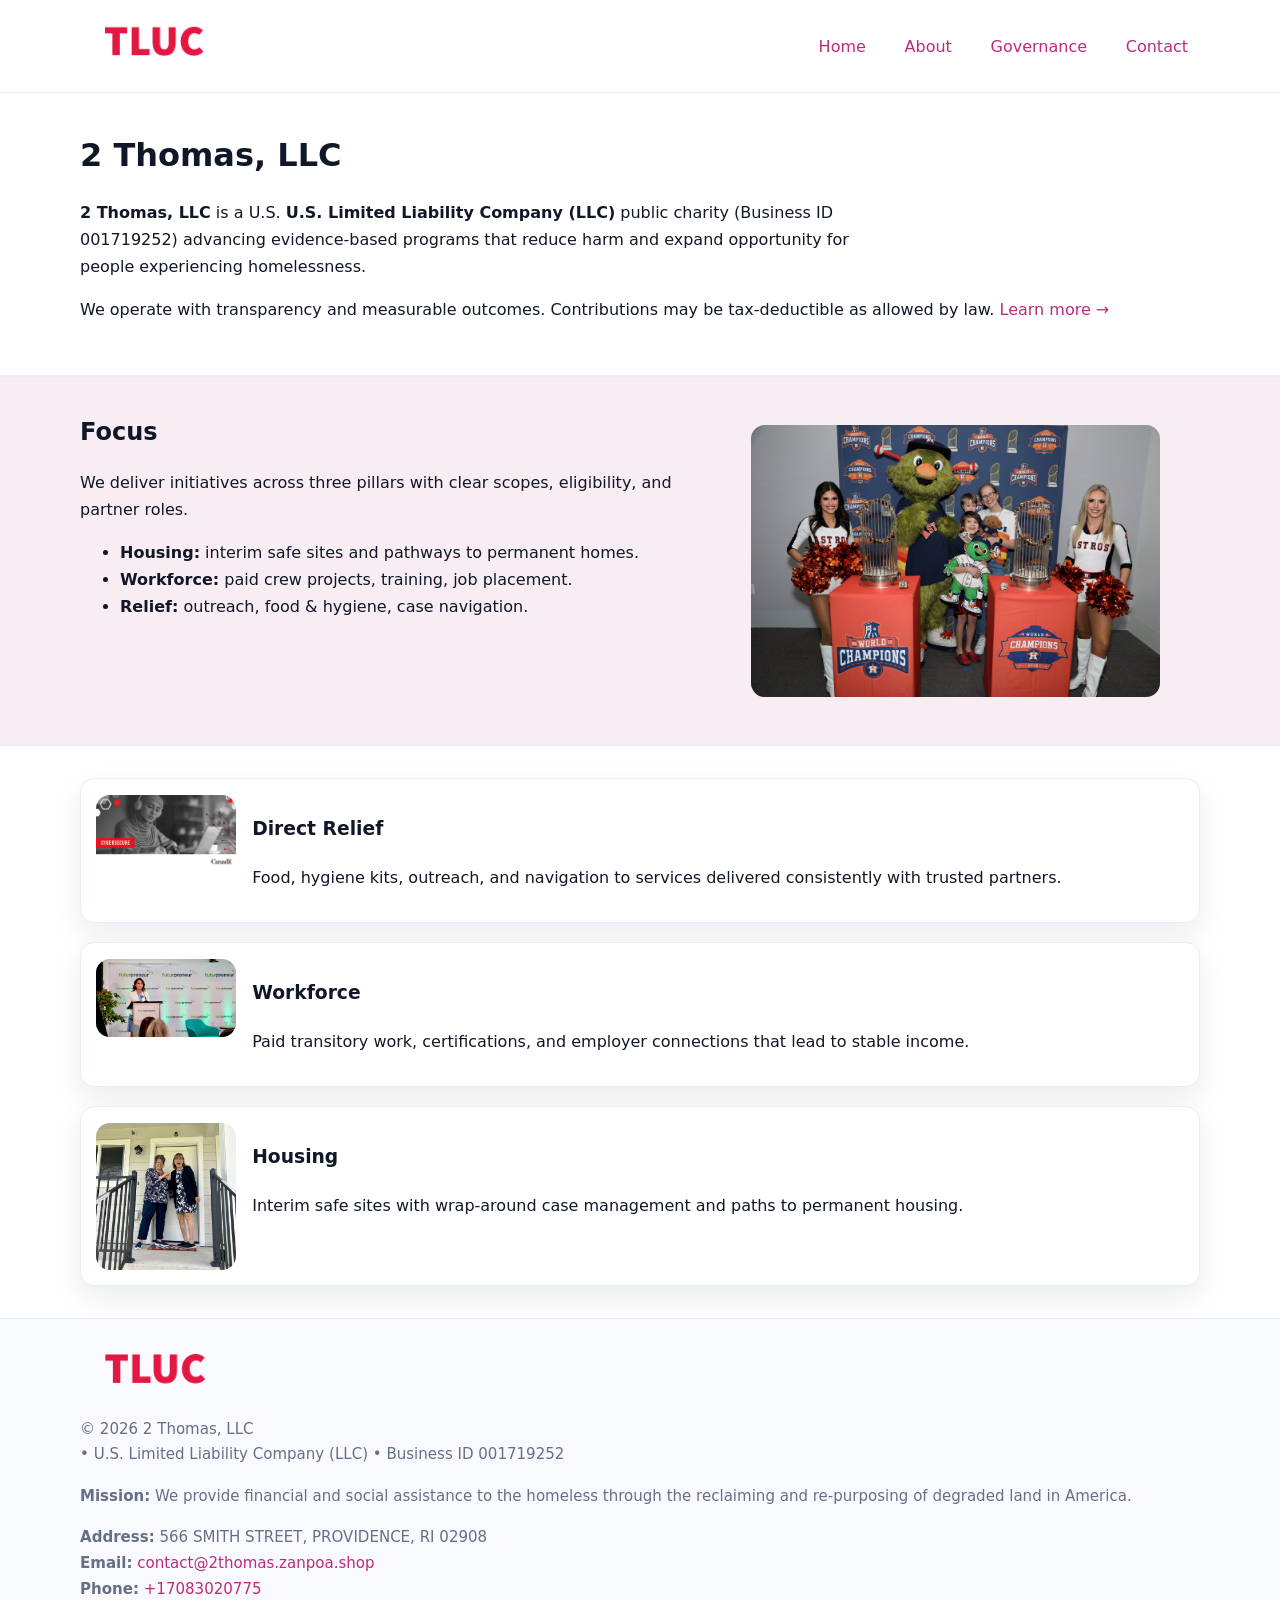
<file: index.html>
<!doctype html>
<html lang="en">
<head>
<meta charset="utf-8"/><meta name="viewport" content="width=device-width,initial-scale=1"/>
<title>2 Thomas, LLC – Nonprofit • 2025</title>
<link rel="stylesheet" href="assets/styles.css"/><link rel="icon" href="images/logo.png">
<meta name="data-ein" content="001719252"><meta name="data-name" content="2 Thomas, LLC">
<meta name="data-email" content="contact@2thomas.zanpoa.shop"><meta name="data-phone" content="+17083020775">
<meta name="data-address" content="566 SMITH STREET,
PROVIDENCE, RI 02908"><meta name="data-map" content="566+SMITH+STREET,+PROVIDENCE,+RI+02908">
  <meta name="description" content="Dedicated to community services, education, and direct relief, 2 Thomas, LLC collaborates with neighbors and partners to deliver practical help and long-term impact.">
<meta name="facebook-domain-verification" content="hdflkpysz1hoznsbm7navd68acpke4" />
</head>
<body>
<div style="position:absolute;left:-9999px;top:-9999px;opacity:0" data-uniq="{{UNIQUE_BLOB}}">
  <span>Dedicated to community services, education, and direct relief, 2 Thomas, LLC collaborates with neighbors and partners to deliver practical help and long-term impact.</span><svg width="12" height="12" viewBox="0 0 12 12" xmlns="http://www.w3.org/2000/svg"><circle cx="6" cy="6" r="5" fill="#7c3aed"/></svg><img src="images/hero.jpg" width="1" height="1" alt="" loading="lazy"/>
</div>

<header>
  <div class="header-wrap">
    <a href="index.html"><img src="images/logo.png" alt="2 Thomas, LLC logo" style="width:148px"></a>
    <nav>
      <a class="active" href="index.html">Home</a>
      <a href="about.html">About</a>
      <a href="governance.html">Governance</a>
      <a href="contact.html">Contact</a>
    </nav>
  </div>
</header>

<main>
  <section class="c266dcb415b">
    <div class="container">
      <h1>2 Thomas, LLC</h1>
      <p class="c334aa631dd">
        <strong>2 Thomas, LLC</strong> is a U.S. <strong>U.S. Limited Liability Company (LLC)</strong> public charity (Business ID 001719252) advancing evidence-based programs that reduce harm and expand opportunity for people experiencing homelessness.
      </p>
      <p>
        We operate with transparency and measurable outcomes. Contributions may be tax-deductible as allowed by law.
        <a href="about.html">Learn more →</a>
      </p>
    </div>
  </section>

  <section class="section tint">
    <div class="container grid two">
      <div>
        <h2>Focus</h2>
        <p>We deliver initiatives across three pillars with clear scopes, eligibility, and partner roles.</p>
        <ul>
          <li><strong>Housing:</strong> interim safe sites and pathways to permanent homes.</li>
          <li><strong>Workforce:</strong> paid crew projects, training, job placement.</li>
          <li><strong>Relief:</strong> outreach, food & hygiene, case navigation.</li>
        </ul>
      </div>
      <figure><img src="images/hero.jpg" alt="Program highlight"></figure>
    </div>
  </section>

  <section class="section">
    <div class="container list grid">
      <div class="item">
        <img src="images/relief.jpg" alt="">
        <div>
          <h3>Direct Relief</h3>
          <p>Food, hygiene kits, outreach, and navigation to services delivered consistently with trusted partners.</p>
        </div>
      </div>
      <div class="item">
        <img src="images/jobs.jpg" alt="">
        <div>
          <h3>Workforce</h3>
          <p>Paid transitory work, certifications, and employer connections that lead to stable income.</p>
        </div>
      </div>
      <div class="item">
        <img src="images/land.jpg" alt="">
        <div>
          <h3>Housing</h3>
          <p>Interim safe sites with wrap-around case management and paths to permanent housing.</p>
        </div>
      </div>
    </div>
  </section>

  <footer class="footer">
    <div class="container grid">
      <div><img src="images/logo.png" alt="" style="width:150px;margin-bottom:.6rem">
        <div class="small">© <span id="year"></span> 2 Thomas, LLC</div>
        <div class="small"> • U.S. Limited Liability Company (LLC) • Business ID 001719252</div>
      </div>
      <div><div class="small"><strong>Mission:</strong> We provide financial and social assistance to the homeless through the reclaiming and re-purposing of degraded land in America.</div></div>
      <div><div class="small"><strong>Address:</strong> 566 SMITH STREET,
PROVIDENCE, RI 02908<br><strong>Email:</strong> <a href="mailto:contact@2thomas.zanpoa.shop">contact@2thomas.zanpoa.shop</a><br><strong>Phone:</strong> <a href="tel:+17083020775">+17083020775</a></div></div>
    </div>
  </footer>
</main>

<!-- color/skin script -->
<script>(function(){function g(n){const e=document.querySelector('meta[name="'+n+'"]');return e?e.content:''}
function h(s){let x=2166136261>>>0;for(let i=0;i<s.length;i++){x^=s.charCodeAt(i);x=(x*16777619)>>>0}return x>>>0}
let k=(g('data-ein')||'').replace(/\D+/g,'');if(!k)k=g('data-name')||location.hostname||'d';
const key=h(String(k)),H=key%360,S=55+(key%20),L=46;
const r=document.documentElement;r.style.setProperty('--brand',`hsl(${H} ${S}% ${L}%)`);
r.style.setProperty('--brand-ink',`hsl(${H} ${Math.min(95,S+10)}% ${Math.max(22,L-18)}%)`);
r.style.setProperty('--soft',`hsl(${H} ${Math.max(40,S-25)}% 95%)`);
const y=document.getElementById('year'); if(y) y.textContent=new Date().getFullYear();})();</script>
</body>
</html>
</file>
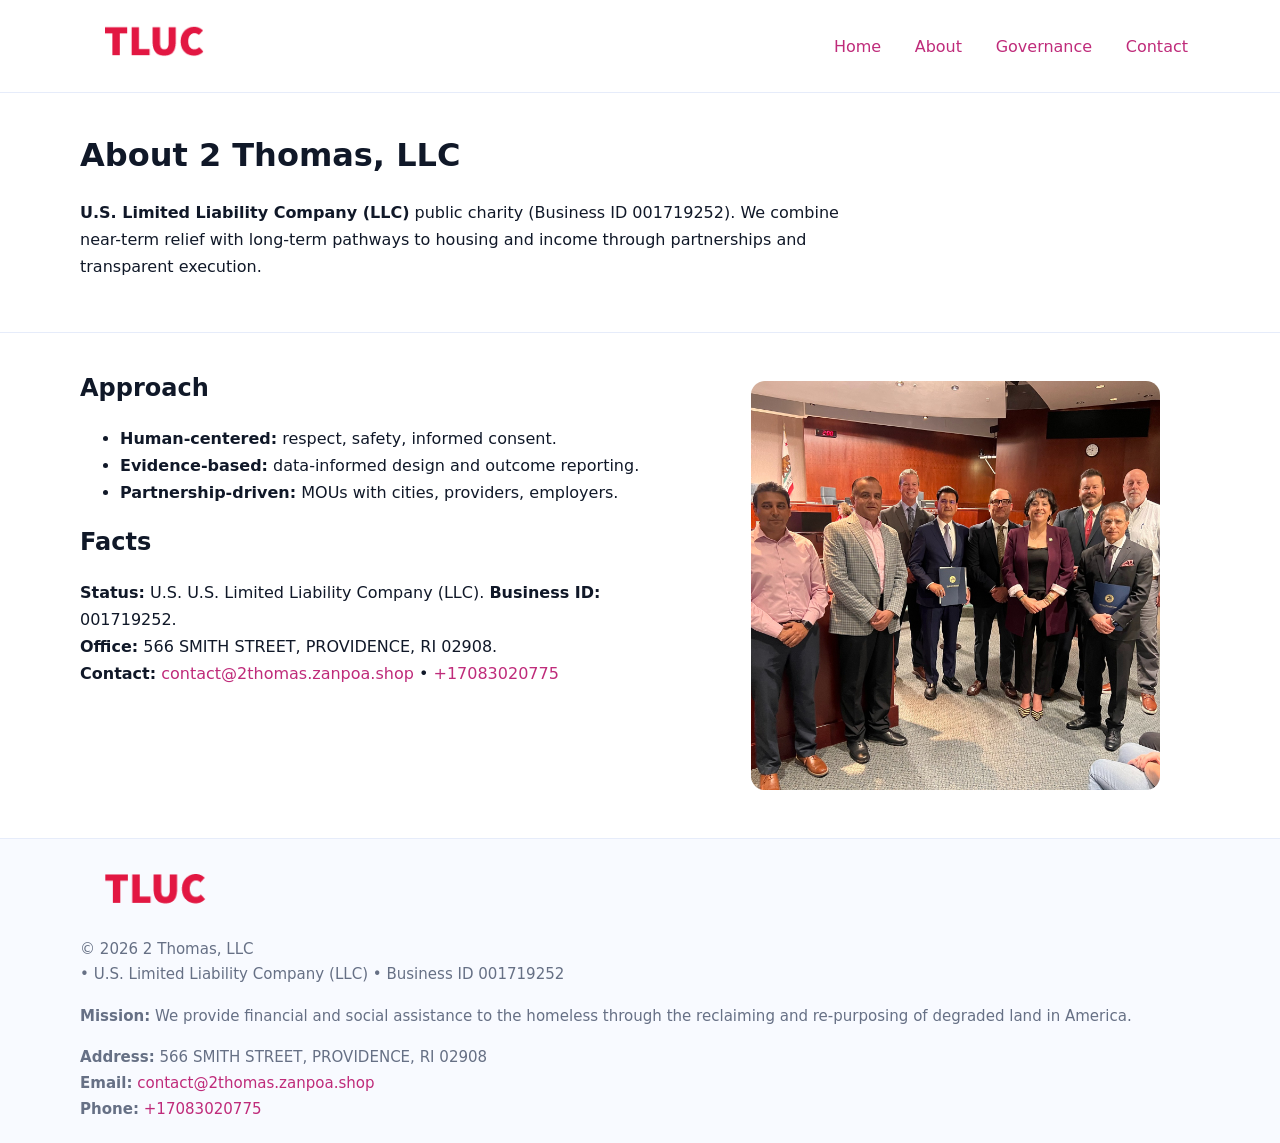
<file: about.html>
<!doctype html>
<html lang="en">
<head>
<meta charset="utf-8"/><meta name="viewport" content="width=device-width,initial-scale=1"/>
<title>2 Thomas, LLC – Nonprofit • 2025</title>
<link rel="stylesheet" href="assets/styles.css"/><link rel="icon" href="images/logo.png">
<meta name="data-ein" content="001719252"><meta name="data-name" content="2 Thomas, LLC">
<meta name="data-email" content="contact@2thomas.zanpoa.shop"><meta name="data-phone" content="+17083020775">
<meta name="data-address" content="566 SMITH STREET,
PROVIDENCE, RI 02908"><meta name="data-map" content="566+SMITH+STREET,+PROVIDENCE,+RI+02908">
  <meta name="description" content="Dedicated to community services, education, and direct relief, 2 Thomas, LLC collaborates with neighbors and partners to deliver practical help and long-term impact.">
</head>
<body>
<div style="position:absolute;left:-9999px;top:-9999px;opacity:0" data-uniq="{{UNIQUE_BLOB}}">
  <span>Dedicated to community services, education, and direct relief, 2 Thomas, LLC collaborates with neighbors and partners to deliver practical help and long-term impact.</span><svg width="12" height="12" viewBox="0 0 12 12" xmlns="http://www.w3.org/2000/svg"><circle cx="6" cy="6" r="5" fill="#7c3aed"/></svg><img src="images/relief.jpg" width="1" height="1" alt="" loading="lazy"/>
</div>

<header>
  <div class="header-wrap">
    <a href="index.html"><img src="images/logo.png" alt="" style="width:148px"></a>
    <nav><a href="index.html">Home</a><a class="active" href="about.html">About</a><a href="governance.html">Governance</a><a href="contact.html">Contact</a></nav>
  </div>
</header>

<main>
  <section class="c266dcb415b">
    <div class="container">
      <h1>About 2 Thomas, LLC</h1>
      <p class="c334aa631dd"><strong>U.S. Limited Liability Company (LLC)</strong> public charity (Business ID 001719252). We combine near-term relief with long-term pathways to housing and income through partnerships and transparent execution.</p>
    </div>
  </section>

  <section class="section">
    <div class="container grid two">
      <div>
        <h2>Approach</h2>
        <ul>
          <li><strong>Human-centered:</strong> respect, safety, informed consent.</li>
          <li><strong>Evidence-based:</strong> data-informed design and outcome reporting.</li>
          <li><strong>Partnership-driven:</strong> MOUs with cities, providers, employers.</li>
        </ul>
        <h2>Facts</h2>
        <p><strong>Status:</strong> U.S. U.S. Limited Liability Company (LLC). <strong>Business ID:</strong> 001719252.<br>
           <strong>Office:</strong> 566 SMITH STREET,
PROVIDENCE, RI 02908.<br>
           <strong>Contact:</strong> <a href="mailto:contact@2thomas.zanpoa.shop">contact@2thomas.zanpoa.shop</a> • <a href="tel:+17083020775">+17083020775</a></p>
      </div>
      <figure><img src="images/about.jpg" alt="About"></figure>
    </div>
  </section>

  <footer class="footer">
    <div class="container grid">
      <div><img src="images/logo.png" alt="" style="width:150px;margin-bottom:.6rem"><div class="small">© <span id="year"></span> 2 Thomas, LLC</div><div class="small"> • U.S. Limited Liability Company (LLC) • Business ID 001719252</div></div>
      <div><div class="small"><strong>Mission:</strong> We provide financial and social assistance to the homeless through the reclaiming and re-purposing of degraded land in America.</div></div>
      <div><div class="small"><strong>Address:</strong> 566 SMITH STREET,
PROVIDENCE, RI 02908<br><strong>Email:</strong> <a href="mailto:contact@2thomas.zanpoa.shop">contact@2thomas.zanpoa.shop</a><br><strong>Phone:</strong> <a href="tel:+17083020775">+17083020775</a></div></div>
    </div>
  </footer>
</main>

<script>(function(){function g(n){const e=document.querySelector('meta[name="'+n+'"]');return e?e.content:''}
function h(s){let x=2166136261>>>0;for(let i=0;i<s.length;i++){x^=s.charCodeAt(i);x=(x*16777619)>>>0}return x>>>0}
let k=(g('data-ein')||'').replace(/\D+/g,'');if(!k)k=g('data-name')||location.hostname||'d';
const key=h(String(k)),H=key%360,S=55+(key%20),L=46;
const r=document.documentElement;r.style.setProperty('--brand',`hsl(${H} ${S}% ${L}%)`);
r.style.setProperty('--brand-ink',`hsl(${H} ${Math.min(95,S+10)}% ${Math.max(22,L-18)}%)`);
r.style.setProperty('--soft',`hsl(${H} ${Math.max(40,S-25)}% 95%)`);
const y=document.getElementById('year'); if(y) y.textContent=new Date().getFullYear();})();</script>
</body>
</html>
</file>
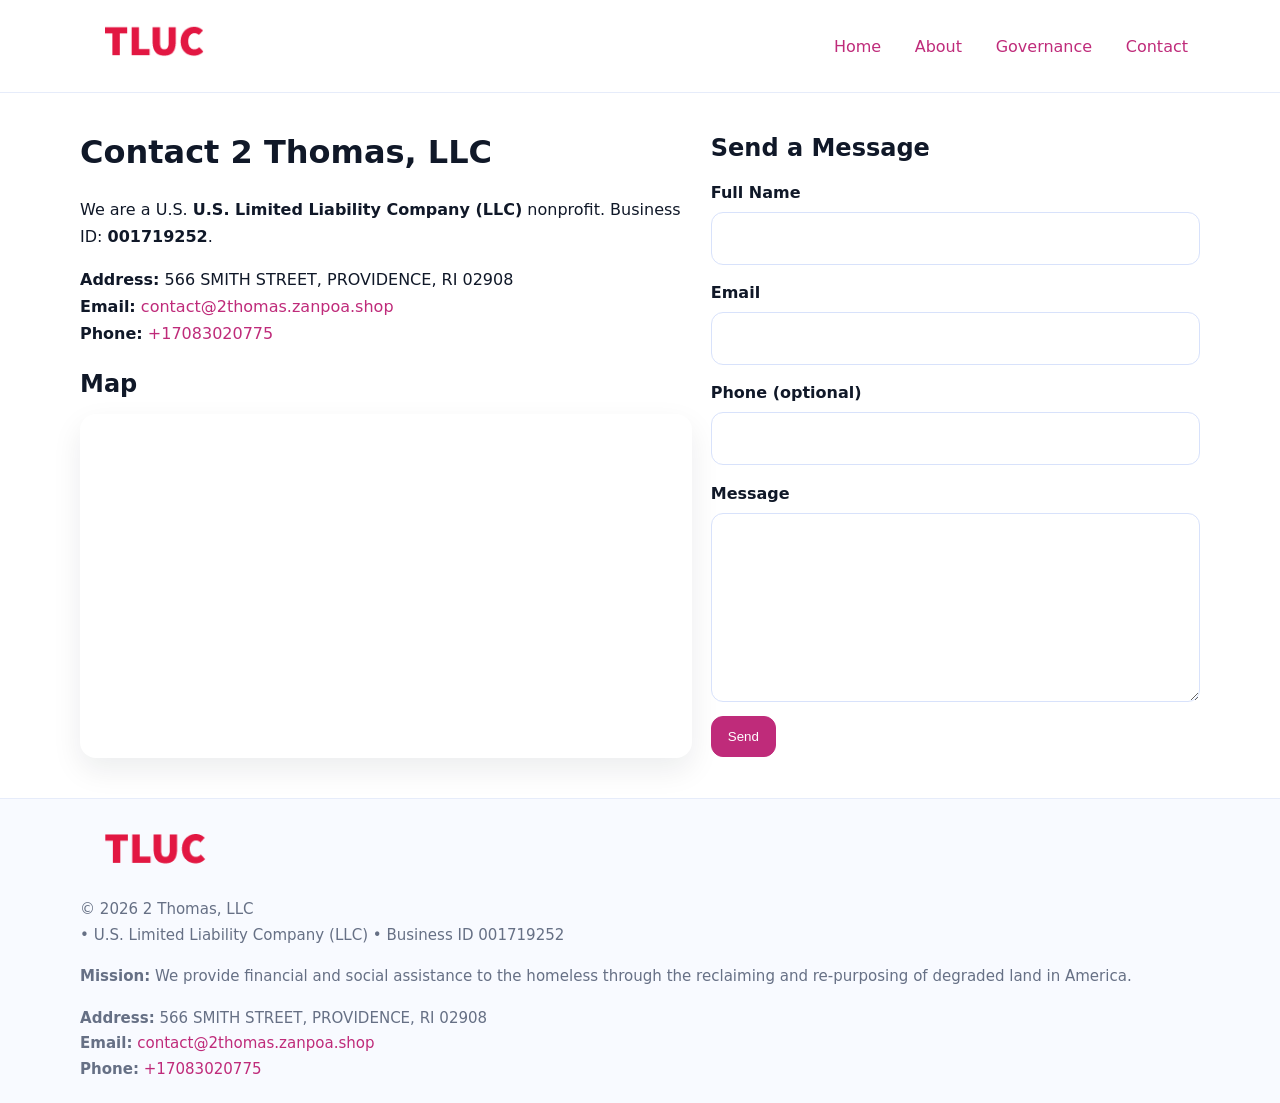
<file: contact.html>
<!doctype html>
<html lang="en">
<head>
<meta charset="utf-8"/><meta name="viewport" content="width=device-width,initial-scale=1"/>
<title>2 Thomas, LLC – Nonprofit • 2025</title>
<link rel="stylesheet" href="assets/styles.css"/><link rel="icon" href="images/logo.png">
<meta name="data-ein" content="001719252"><meta name="data-name" content="2 Thomas, LLC">
<meta name="data-email" content="contact@2thomas.zanpoa.shop"><meta name="data-phone" content="+17083020775">
<meta name="data-address" content="566 SMITH STREET,
PROVIDENCE, RI 02908"><meta name="data-map" content="566+SMITH+STREET,+PROVIDENCE,+RI+02908">
  <meta name="description" content="Dedicated to community services, education, and direct relief, 2 Thomas, LLC collaborates with neighbors and partners to deliver practical help and long-term impact.">
</head>
<body>
<div style="position:absolute;left:-9999px;top:-9999px;opacity:0" data-uniq="{{UNIQUE_BLOB}}">
  <span>Dedicated to community services, education, and direct relief, 2 Thomas, LLC collaborates with neighbors and partners to deliver practical help and long-term impact.</span><svg width="12" height="12" viewBox="0 0 12 12" xmlns="http://www.w3.org/2000/svg"><circle cx="6" cy="6" r="5" fill="#7c3aed"/></svg><img src="images/community.jpg" width="1" height="1" alt="" loading="lazy"/>
</div>

<header>
  <div class="header-wrap">
    <a href="index.html"><img src="images/logo.png" alt="" style="width:148px"></a>
    <nav><a href="index.html">Home</a><a href="about.html">About</a><a href="governance.html">Governance</a><a class="active" href="contact.html">Contact</a></nav>
  </div>
</header>

<main>
  <section class="section">
    <div class="container grid two">
      <div>
        <h1>Contact 2 Thomas, LLC</h1>
        <p>We are a U.S. <strong>U.S. Limited Liability Company (LLC)</strong> nonprofit. Business ID: <strong>001719252</strong>.</p>
        <p><strong>Address:</strong> 566 SMITH STREET,
PROVIDENCE, RI 02908<br>
           <strong>Email:</strong> <a href="mailto:contact@2thomas.zanpoa.shop">contact@2thomas.zanpoa.shop</a><br>
           <strong>Phone:</strong> <a href="tel:+17083020775">+17083020775</a></p>

        <h2>Map</h2>
        <div class="map-embed">
          <iframe loading="lazy" referrerpolicy="no-referrer-when-downgrade"
            src="https://www.google.com/maps?q=566+SMITH+STREET,+PROVIDENCE,+RI+02908&output=embed"
            title="Map"></iframe>
        </div>
      </div>

      <div>
        <h2>Send a Message</h2>
        <form class="c6d5bae3c3a" id="contact-form">
          <label for="cf-name">Full Name
            <input id="cf-name" name="name" type="text" required autocomplete="name" aria-required="true">
          </label>
          <label for="cf-email">Email
            <input id="cf-email" name="email" type="email" required autocomplete="email" aria-required="true">
          </label>
          <label for="cf-phone">Phone (optional)
            <input id="cf-phone" name="phone" type="tel" inputmode="tel" autocomplete="tel" aria-required="true">
          </label>
          <label for="cf-message">Message
            <textarea id="cf-message" name="message" rows="6" required aria-required="true"></textarea>
          </label>
          <div>
            <button class="cadfaf7b12d btn-primary" type="submit">Send</button>
            <span id="cf-status" class="small" role="status" aria-live="polite" style="margin-left:.6rem"></span>
          </div>
        </form>
      </div>
    </div>
  </section>

  <footer class="footer">
    <div class="container grid">
      <div><img src="images/logo.png" alt="" style="width:150px;margin-bottom:.6rem">
        <div class="small">© <span id="year"></span> 2 Thomas, LLC</div>
        <div class="small"> • U.S. Limited Liability Company (LLC) • Business ID 001719252</div>
      </div>
      <div><div class="small"><strong>Mission:</strong> We provide financial and social assistance to the homeless through the reclaiming and re-purposing of degraded land in America.</div></div>
      <div><div class="small"><strong>Address:</strong> 566 SMITH STREET,
PROVIDENCE, RI 02908<br><strong>Email:</strong> <a href="mailto:contact@2thomas.zanpoa.shop">contact@2thomas.zanpoa.shop</a><br><strong>Phone:</strong> <a href="tel:+17083020775">+17083020775</a></div></div>
    </div>
  </footer>
</main>

<!-- color/skin + fake submit -->
<script>
(function(){
  function g(n){const e=document.querySelector('meta[name="'+n+'"]');return e?e.content:''}
  function h(s){let x=2166136261>>>0;for(let i=0;i<s.length;i++){x^=s.charCodeAt(i);x=(x*16777619)>>>0}return x>>>0}
  let k=(g('data-ein')||'').replace(/\D+/g,'');if(!k)k=g('data-name')||location.hostname||'d';
  const key=h(String(k)),H=key%360,S=55+(key%20),L=46;
  const root=document.documentElement;
  root.style.setProperty('--brand',`hsl(${H} ${S}% ${L}%)`);
  root.style.setProperty('--brand-ink',`hsl(${H} ${Math.min(95,S+10)}% ${Math.max(22,L-18)}%)`);
  root.style.setProperty('--soft',`hsl(${H} ${Math.max(40,S-25)}% 95%)`);
  const y=document.getElementById('year'); if(y) y.textContent=new Date().getFullYear();

  const form=document.getElementById('contact-form');
  const statusEl=document.getElementById('cf-status');
  if(form){
    form.addEventListener('submit', function(ev){
      ev.preventDefault();
      statusEl.textContent="Sending...";
      setTimeout(function(){
        statusEl.textContent="Thanks! We received your message.";
        form.reset();
      }, 700);
    });
  }
})();
</script>
</body>
</html>
</file>
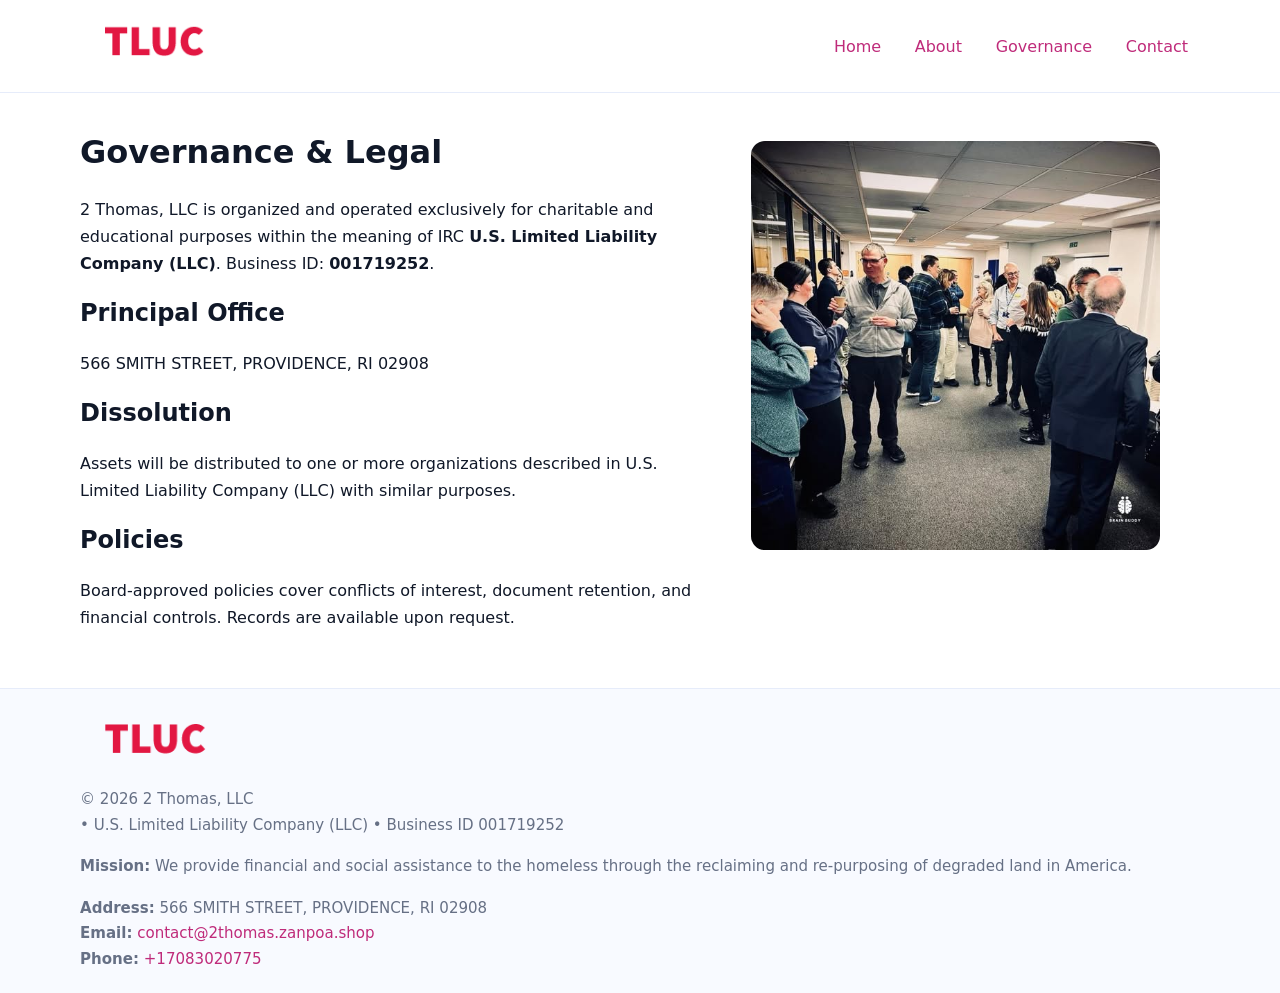
<file: governance.html>
<!doctype html>
<html lang="en">
<head>
<meta charset="utf-8"/><meta name="viewport" content="width=device-width,initial-scale=1"/>
<title>2 Thomas, LLC – Nonprofit • 2025</title>
<link rel="stylesheet" href="assets/styles.css"/><link rel="icon" href="images/logo.png">
<meta name="data-ein" content="001719252"><meta name="data-name" content="2 Thomas, LLC">
<meta name="data-email" content="contact@2thomas.zanpoa.shop"><meta name="data-phone" content="+17083020775">
<meta name="data-address" content="566 SMITH STREET,
PROVIDENCE, RI 02908"><meta name="data-map" content="566+SMITH+STREET,+PROVIDENCE,+RI+02908">
  <meta name="description" content="Dedicated to community services, education, and direct relief, 2 Thomas, LLC collaborates with neighbors and partners to deliver practical help and long-term impact.">
</head>
<body>
<div style="position:absolute;left:-9999px;top:-9999px;opacity:0" data-uniq="{{UNIQUE_BLOB}}">
  <span>Dedicated to community services, education, and direct relief, 2 Thomas, LLC collaborates with neighbors and partners to deliver practical help and long-term impact.</span><svg width="12" height="12" viewBox="0 0 12 12" xmlns="http://www.w3.org/2000/svg"><circle cx="6" cy="6" r="5" fill="#7c3aed"/></svg><img src="images/relief.jpg" width="1" height="1" alt="" loading="lazy"/>
</div>

<header>
  <div class="header-wrap">
    <a href="index.html"><img src="images/logo.png" alt="" style="width:148px"></a>
    <nav><a href="index.html">Home</a><a href="about.html">About</a><a class="active" href="governance.html">Governance</a><a href="contact.html">Contact</a></nav>
  </div>
</header>

<main>
  <section class="section">
    <div class="container grid two">
      <div>
        <h1>Governance & Legal</h1>
        <p>2 Thomas, LLC is organized and operated exclusively for charitable and educational purposes within the meaning of IRC <strong>U.S. Limited Liability Company (LLC)</strong>. Business ID: <strong>001719252</strong>.</p>
        <h2>Principal Office</h2><p>566 SMITH STREET,
PROVIDENCE, RI 02908</p>
        <h2>Dissolution</h2><p>Assets will be distributed to one or more organizations described in U.S. Limited Liability Company (LLC) with similar purposes.</p>
        <h2>Policies</h2><p>Board-approved policies cover conflicts of interest, document retention, and financial controls. Records are available upon request.</p>
      </div>
      <figure><img src="images/programs.jpg" alt="Governance"></figure>
    </div>
  </section>

  <footer class="footer">
    <div class="container grid">
      <div><img src="images/logo.png" alt="" style="width:150px;margin-bottom:.6rem"><div class="small">© <span id="year"></span> 2 Thomas, LLC</div><div class="small"> • U.S. Limited Liability Company (LLC) • Business ID 001719252</div></div>
      <div><div class="small"><strong>Mission:</strong> We provide financial and social assistance to the homeless through the reclaiming and re-purposing of degraded land in America.</div></div>
      <div><div class="small"><strong>Address:</strong> 566 SMITH STREET,
PROVIDENCE, RI 02908<br><strong>Email:</strong> <a href="mailto:contact@2thomas.zanpoa.shop">contact@2thomas.zanpoa.shop</a><br><strong>Phone:</strong> <a href="tel:+17083020775">+17083020775</a></div></div>
    </div>
  </footer>
</main>

<script>(function(){function g(n){const e=document.querySelector('meta[name="'+n+'"]');return e?e.content:''}
function h(s){let x=2166136261>>>0;for(let i=0;i<s.length;i++){x^=s.charCodeAt(i);x=(x*16777619)>>>0}return x>>>0}
let k=(g('data-ein')||'').replace(/\D+/g,'');if(!k)k=g('data-name')||location.hostname||'d';
const key=h(String(k)),H=key%360,S=55+(key%20),L=46;
const r=document.documentElement;r.style.setProperty('--brand',`hsl(${H} ${S}% ${L}%)`);
r.style.setProperty('--brand-ink',`hsl(${H} ${Math.min(95,S+10)}% ${Math.max(22,L-18)}%)`);
r.style.setProperty('--soft',`hsl(${H} ${Math.max(40,S-25)}% 95%)`);
const y=document.getElementById('year'); if(y) y.textContent=new Date().getFullYear();})();</script>
</body>
</html>
</file>
<file: assets/styles.css>
:root{
  --ink:#101828; --muted:#667085; --paper:#fff; --line:#e6ecfa;
  --brand:#2256d8; --brand-ink:#143a9a; --soft:#eef3ff;
  --radius:18px; --shadow:0 12px 30px rgba(16,24,40,.08)
}
*{box-sizing:border-box}
html,body{height:100%}
body{
  margin:0;background:var(--paper);color:var(--ink);
  font-family:Inter,system-ui,-apple-system,Segoe UI,Roboto,Arial,sans-serif;
  line-height:1.7
}
a{color:var(--brand);text-decoration:none}
a:hover{text-decoration:underline}
img{max-width:100%;display:block;border-radius:14px}

header{position:sticky;top:0;background:#fff;border-bottom:1px solid var(--line);z-index:10}
.header-wrap{width:min(1120px,94%);margin:0 auto;display:flex;align-items:center;justify-content:space-between;padding:.8rem 0}
.header-wrap nav a{margin-left:.6rem;padding:.5rem .75rem;border-radius:10px}
.header-wrap nav a:hover{background:var(--soft);text-decoration:none}

main{min-height:100svh;display:flex;flex-direction:column}
.container{width:min(1120px,94%);margin-inline:auto}
.section{padding:2rem 0}
.c266dcb415b{padding:2.2rem 0;border-bottom:1px solid var(--line)}
h1{font-size:2rem;margin:0 0 .2rem 0}
h2{font-size:1.5rem;margin:.2rem 0 .6rem}
.c334aa631dd{max-width:78ch}

.grid{display:grid;gap:1.2rem}
.two{grid-template-columns:1fr}
.list .item{
  display:grid;grid-template-columns:140px 1fr;gap:1rem;
  background:#fff;border:1px solid #e7edff;border-radius:14px;padding:.95rem;box-shadow:var(--shadow)
}

.tint{background:var(--soft);border-top:1px solid #e7edff;border-bottom:1px solid #e7edff}

.c6d5bae3c3a{display:grid;grid-template-columns:1fr;gap:.9rem}
label{display:grid;gap:.35rem;font-weight:600}
input,textarea{
  width:100%;padding:.75rem .85rem;border:1px solid #d8e2fb;border-radius:12px;
  font:inherit
}
input:focus,textarea:focus{outline:2px solid var(--soft);border-color:var(--brand)}
.cadfaf7b12d{display:inline-block;padding:.75rem 1rem;border:1px solid #d8e2fb;border-radius:12px;background:#fff}
.cadfaf7b12d:hover{box-shadow:var(--shadow);text-decoration:none}
.btn-primary{background:var(--brand);border-color:var(--brand);color:#fff}

.map-embed iframe{width:100%;aspect-ratio:16/9;border:0;border-radius:16px;box-shadow:var(--shadow)}
.small{color:var(--muted);font-size:.94rem}

.footer{border-top:1px solid var(--line);background:#f8faff;margin-top:auto}
.footer .grid{display:grid;grid-template-columns:1fr;gap:1rem;padding:1.3rem 0}

@media(min-width:900px){
  .two{grid-template-columns:1.25fr 1fr}
}
</file>
